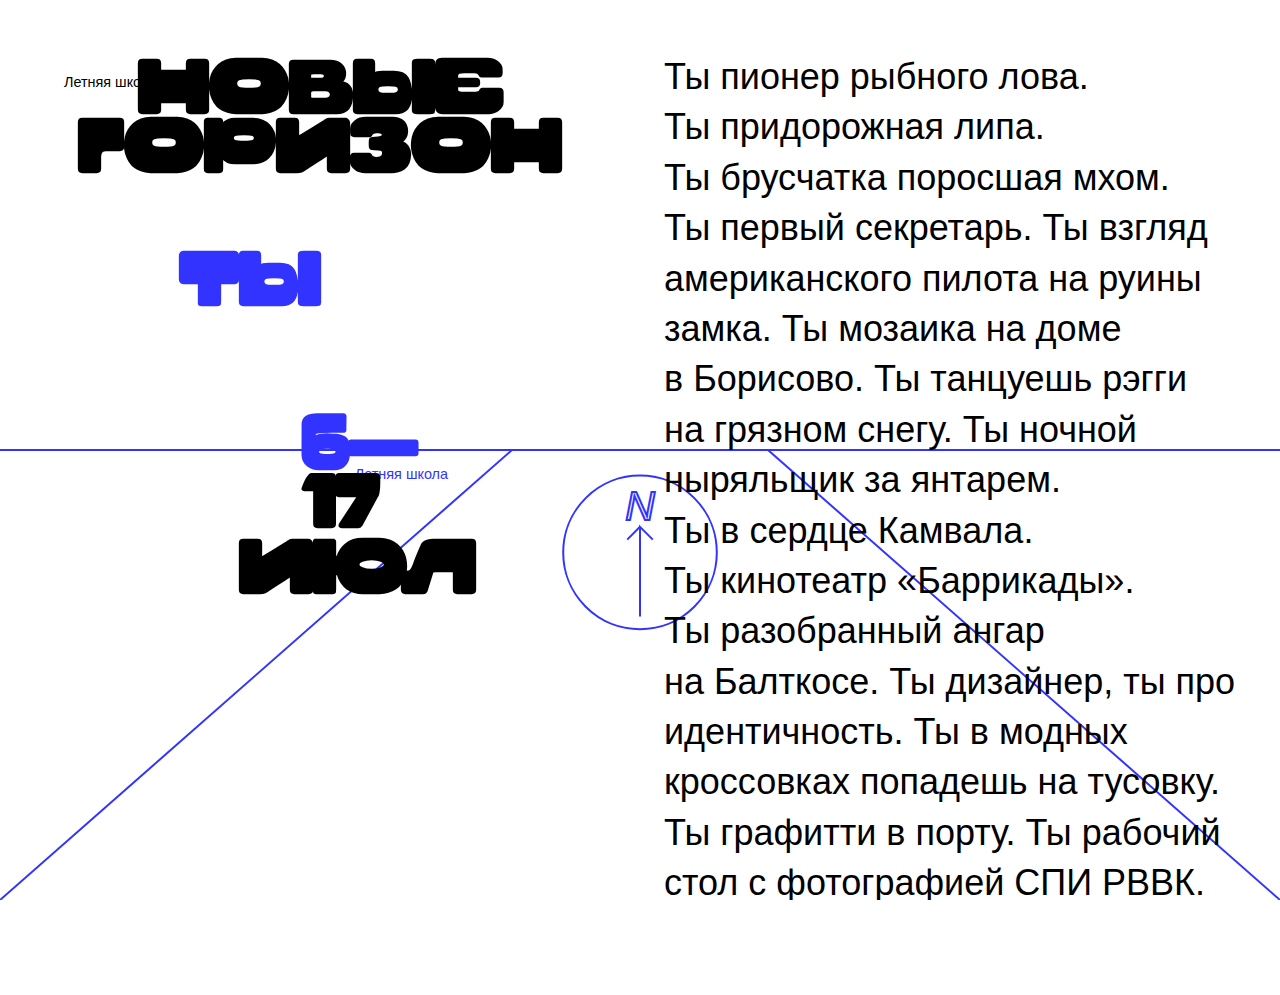
<file: index.html>
<!DOCTYPE HTML>
<html>
	<head>
		<meta charset="utf-8">
   		<title>Новые горизонты — 2020</title>
   		<link rel="stylesheet" type="text/css" href="style.css">
		</script>
	</head>
	<body>
		<!-- vector lines -->
		<div class="svg-container">
				<svg
				class="lines horizon-line" 
				width="100% 100%"
				xmlns="http://www.w3.org/2000/svg">
	  				<g stroke="rgb(51,51,255)" stroke-width="2">
	  					<line x1="0" y1="50%" x2="100%" y2="50%"/>
	  					<line x1="0" y1="100%" x2="40%" y2="50%"/>
	  					<line x1="60%" y1="50%" x2="100%" y2="100%"/>
	  				</g>
	  				<svg
					width=100%
					viewBox="0 0 100 100"
					class="lines horizon-line"
					preserveAspectRatio="xMidYMid slice"
	  				>
	  					<circle vector-effect="non-scaling-stroke" stroke="rgb(51,51,255)" stroke-width="2" cx="50" cy="58" r="6"/>
	  					<path vector-effect="non-scaling-stroke" stroke="rgb(51,51,255)" stroke-width="2" d="M 50 58 m 0 5 v -7	 l 1 1 m -1 -1 l -1 1"/> 
	  					<style>
	  						.N {font: italic 0.2em sans-serif; fill:none; stroke:rgb(51,51,255); stroke-width:2;}
	  					</style>
						<text vector-effect="non-scaling-stroke" x="50" y="55.5" text-anchor="middle" class="N">N</text>
	  				</svg>
				</svg>
			</div>
		<!-- content appearing on top of the page -->
		<div class="title-container">
			<p class="font-body font-body-small subtitle-top">Летняя школа</p>
			<p class="font-body font-body-small subtitle-top-2 text-blue">Летняя школа</p>
		</div>
		<div class="image-container">
			<div class="image-place symbol-1 image-vertical symbol image-blue"></div>
			<div class="image-place symbol-2 image-vertical symbol image-blue"></div>
			<div class="image-place symbol-3 image-vertical symbol image-blue"></div>
			<div class="image-place symbol-4 image-vertical symbol image-blue"></div>
		</div>
		<!-- main content -->
		<div class="container">
			<div class="wrapper-left">
							<!-- title -->
				<div class="title-container">
					<h1 class="title-top font-heading" id="top">
					Новые<br/>горизон<br/><span class="text-indent-container"><span class="text-blue text-indent">ты</span></span>
					</h1>
					<h1 class="title-date font-heading text-left-aligned" id="date">
					<span class="text-blue">6—</span><br/>17
					<span class="text-indent-container"><span class="text-indent">ИЮЛ</span></span><br/><span class="text-indent-container">
					</h1>
				</div>
				<div class="image-container">
					<div class="image-wrapper">
						<div class="image-place image-1 image-horizontal"></div>
					</div>
					<!-- <div class="image-place image-2 image-vertical"></div> -->
					<div class="image-wrapper">
						<div class="image-place image-3 image-vertical"></div>
					</div>
					<!-- <div class="image-place image-4 image-vertical"></div>
					<div class="image-place image-5 image-vertical"></div>
					<div class="image-place image-6 image-vertical"></div>
					<div class="image-place image-7 image-vertical"></div>
					<div class="image-place image-8 image-vertical"></div>
					<div class="image-place image-9 image-horizontal"></div> -->
					<!-- <div class="image-place image-10 image-vertical"></div> -->
				</div>
			</div>
			<div class="wrapper-right">
				<div class="board-wrapper">		
					<div class="text-full">
						<p class="font-body">Ты пионер рыбного лова. Ты придорожная липа. Ты брусчатка поросшая мхом. Ты первый секретарь. Ты взгляд американского пилота на руины замка. Ты мозаика на доме в Борисово. Ты танцуешь рэгги на грязном снегу. Ты ночной ныряльщик за янтарем. Ты в сердце Камвала. Ты кинотеатр «Баррикады». Ты разобранный ангар на Балткосе. Ты дизайнер, ты про идентичность. Ты в модных кроссовках попадешь на тусовку. Ты графитти в порту. Ты рабочий стол с фотографией СПИ РВВК. Ты фильм «Жена Керосинщика». Ты двухъярусный мост.						
						</p>
						<!-- <span class="anchor"></span> -->
						<p class="font-body"> В июле 2015 года космическая станция «Новые горизонты» исследует окраины Солнечной системы. Она приближается к Плутону. Площадь Плутона немногим больше площади России, сообщает Википедия. Россия — Плутон? Летняя школа, носящая имя космической станции, в июле 2020 года начинает распределенное исследование другой удаленной территории — Калининграда.
						</p>
						<p class="font-body">Первая смена посвящена картографированию пространств. Участники будут прочерчивать траектории, наносить точки, обнаруживать соответствия, вести дневник наблюдений, ориентироваться на местности. Приветствуются близкие взаимодействия и удаленное участие.</p>
						<p class="font-body">
							<a href="https://forms.gle/6EGjf8xcruGVDyRU8" class="submit-button">Подать заявку</a>
						<br/>
						<br/>
						</p>
					</div>
				</div>
			</div>
		</div>	
	</body>
</html>
</file>
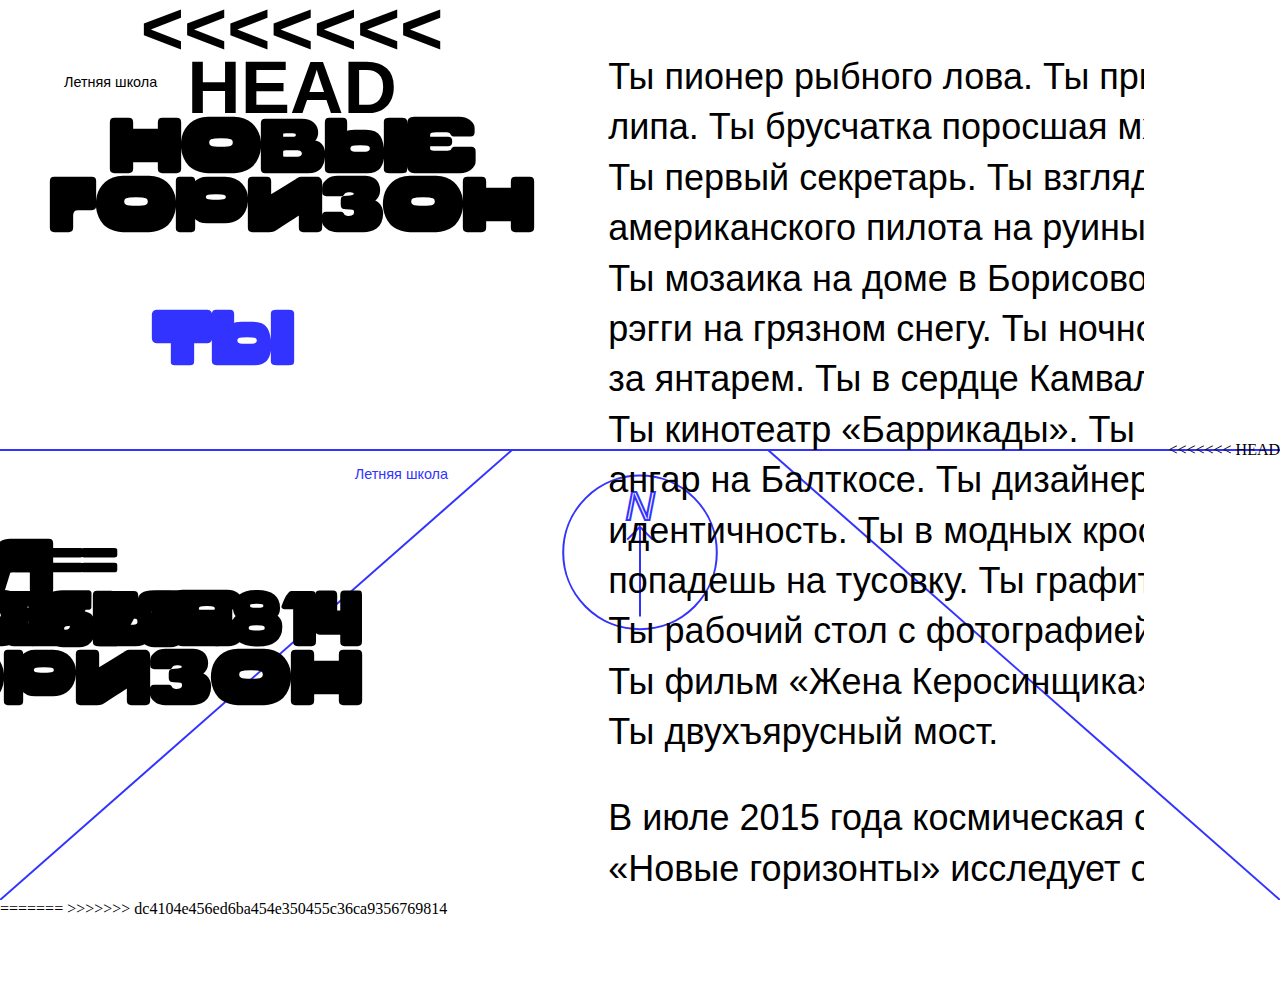
<file: home.html>
<!DOCTYPE HTML>
<html>
	<head>
		<meta charset="utf-8">
   		<title>Новые горизонты — 2020</title>
   		<link rel="stylesheet" type="text/css" href="style.css">
		<script src="script.js">
		</script>
	</head>
	<body>
		<!-- vector lines -->
		<div class="svg-container">
				<svg
				class="lines horizon-line" 
				width="100% 100%"
				xmlns="http://www.w3.org/2000/svg">
	  				<g stroke="rgb(51,51,255)" stroke-width="2">
	  					<line x1="0" y1="50%" x2="100%" y2="50%"/>
	  					<line x1="0" y1="100%" x2="40%" y2="50%"/>
	  					<line x1="60%" y1="50%" x2="100%" y2="100%"/>
	  				</g>
	  				<svg
					width=100%
					viewBox="0 0 100 100"
					class="lines horizon-line"
					preserveAspectRatio="xMidYMid slice"
	  				>
	  					<circle vector-effect="non-scaling-stroke" stroke="rgb(51,51,255)" stroke-width="2" cx="50" cy="58" r="6"/>
	  					<path vector-effect="non-scaling-stroke" stroke="rgb(51,51,255)" stroke-width="2" d="M 50 58 m 0 5 v -7	 l 1 1 m -1 -1 l -1 1"/> 
	  					<style>
	  						.N {font: italic 0.2em sans-serif; fill:none; stroke:rgb(51,51,255); stroke-width:2;}
	  					</style>
						<text vector-effect="non-scaling-stroke" x="50" y="55.5" text-anchor="middle" class="N">N</text>
	  				</svg>
				</svg>
			</div>
		<!-- content appearing on top of the page -->
		<div class="title-container">
			<p class="font-body font-body-small subtitle-top">Летняя школа</p>
			<p class="font-body font-body-small subtitle-top-2 text-blue">Летняя школа</p>
		</div>
		<div class="image-container">
			<div class="image-place symbol-1 image-vertical symbol image-blue"></div>
			<div class="image-place symbol-2 image-vertical symbol image-blue"></div>
			<div class="image-place symbol-3 image-horizontal symbol image-blue"></div>
			<div class="image-place symbol-4 image-horizontal symbol image-blue"></div>
		</div>
		<!-- main content -->
		<div class="container">
			<div class="wrapper-left">
							<!-- title -->
				<div class="title-container">
					<h1 class="title-top font-heading" id="top">
<<<<<<< HEAD
					Новые<br/>горизон<br/><span class="text-indent-container"><span class="text-blue text-indent">ты</span></span>
					</h1>
					<h1 class="title-date font-heading text-left-aligned" id="date">
					<span class="text-blue">6—</span><br/>17
					<span class="text-indent-container"><span class="text-indent">ИЮЛ</span></span><br/><span class="text-indent-container">
=======
					Новые<br>горизон<br><span class="text-indent-container"><span class="text-blue text-indent">ты</span></span>
					</h1>
					<h1 class="title-date font-heading text-left-aligned" id="date">
					<span class="text-blue">6—</span><br/>17
					<span class="text-indent-container"><span class=" text-indent">ИЮЛ</span></span><br/><span class="text-indent-container">
>>>>>>> dc4104e456ed6ba454e350455c36ca9356769814
					</h1>
				</div>
				<div class="image-container">
					<div class="image-place image-1 image-vertical"></div>
					<!-- <div class="image-place image-2 image-vertical"></div> -->
					<div class="image-place image-3 image-horizontal"></div>
					<!-- <div class="image-place image-4 image-vertical"></div>
					<div class="image-place image-5 image-vertical"></div>
					<div class="image-place image-6 image-vertical"></div>
					<div class="image-place image-7 image-vertical"></div>
					<div class="image-place image-8 image-vertical"></div>
					<div class="image-place image-9 image-horizontal"></div> -->
					<!-- <div class="image-place image-10 image-vertical"></div> -->
				</div>
			</div>
			<div class="wrapper-right">
				<div class="board-wrapper">		
					<div class="text-full">
						<p class="font-body">Ты пионер рыбного лова. Ты придорожная липа. Ты брусчатка поросшая мхом. Ты первый секретарь. Ты взгляд американского пилота на руины замка. Ты мозаика на доме в Борисово. Ты танцуешь рэгги на грязном снегу. Ты ночной ныряльщик за янтарем. Ты в сердце Камвала. Ты кинотеатр «Баррикады». Ты разобранный ангар на Балткосе. Ты дизайнер, ты про идентичность. Ты в модных кроссовках попадешь на тусовку. Ты графитти в порту. Ты рабочий стол с фотографией СПИ РВВК. Ты фильм «Жена Керосинщика». Ты двухъярусный мост.						
						</p>
						<!-- <span class="anchor"></span> -->
						<p class="font-body"> В июле 2015 года космическая станция «Новые горизонты» исследует окраины Солнечной системы. Она приближается к Плутону. Площадь Плутона немногим больше площади России, сообщает Википедия. Россия — Плутон? Летняя школа, носящая имя космической станции, в июле 2020 года начинает распределенное исследование другой удаленной территории — Калининграда.
						</p>
						<p class="font-body">Первая смена посвящена картографированию пространств. Участники будут прочерчивать траектории, наносить точки, обнаруживать соответствия, вести дневник наблюдений, ориентироваться на местности. Приветствуются близкие взаимодействия и удаленное участие.</p>
						<p class="font-body">
							<a href="https://forms.gle/6EGjf8xcruGVDyRU8" class="submit-button">Подать заявку</a>
<<<<<<< HEAD
						<br/>
						<br/>
=======
						</br></br>
>>>>>>> dc4104e456ed6ba454e350455c36ca9356769814
						</p>
					</div>
				</div>
			</div>
<<<<<<< HEAD
		</div>	
=======
		</div>
  	</script>	
>>>>>>> dc4104e456ed6ba454e350455c36ca9356769814
	</body>
</html>
</file>
<file: style.css>
/*load font*/
			@font-face {
			    font-family: 'Igor Rounded';
			    src: url('[data-uri]') format('woff2'),
			        url('[data-uri]') format('woff');
			    font-weight: normal;
			    font-style: normal;
			    font-display: swap;
			}

			/*layout grid*/
			body {
				height:100%;
				width:100vw;
				margin:0;
				padding:0;
				overflow:hidden;
			}
			html, body {
			    overflow-x: hidden;
			}
			.container {
				display: flex;
				flex-direction:column;
				flex-wrap:wrap;
				position: absolute;
				top: 0;
				left: 0;
				bottom: 0;
				right: 0;
				justify-content: center;
				align-items: center;
			}
			.wrapper-left {
				flex:1;
				overflow:hidden;
				width:100%;
				height:100%;
			}
			.wrapper-right {
				flex:1;
				overflow-y:hidden;
				width:100%;
				height:100%;
			}
			.title-container {
				position: relative;
				z-index:100;
			}
			.image-container{
				position:relative;
				width:100vw;
				height:100vh;
				top:0;
				left:0;
				/*max-height:100vh;*/
/*				display:grid;
				grid-template-columns: 1fr 1fr 1fr;
				grid-template-rows: 1fr 1fr 1fr 1fr;*/
			}

			.board-wrapper{
				margin:auto;
				position:relative;
				height:100%;
				overflow-y:auto;
				margin:1em 1.5em 1em 1.5em;
			}
			.text-full{
				height:100%;
				position:absolute;
    			z-index:102;
			}


			/*header*/
			.title-top{
				position: absolute;
  				top: 1em;
  				left: 50%;
  				transform: translate(-50%, -50%);
				text-align: center;
			}
			.text-indent-container{
				position:relative;
			}

			.text-indent{
				position:absolute;
				left:-1.9em;
				top:1em;
			}

			.text-no-indent{
				position:absolute;
				left:0;
				top:1em;
			}
			
			.title-date{
				position: absolute;
  				top: 5em;
  				left: auto;
  				right: 3em;
				text-align: center;
			}

			/*text "summer school"*/
			.subtitle-top {
				position: absolute;
				top:4em;
				left:5%;
  				text-align:left;
			}

			.subtitle-top-2 {
				position: absolute;
				top:50vh;
				right:65%;
  				text-align:center;
			}

			/*image links in the text in the left block*/
			.hover-link{
				position: relative;
				display:inline-block;
				cursor:pointer;
			}

			/*svg graphics*/
			.svg-container{
				position:relative;
				/*z-index: 99;*/
				max-width:100%;
				max-height:100%;/*
				overflow: hidden;*/
			}
			svg.lines{
				/*margin:0;
				left:0;
				top:0;*/
				position:absolute;
				width:100%;
				height:100vh;
				/*height:100vh;
				width:100vw;*/
				/*overflow:hidden;*/
			}
			.horizon-line{
				color:rgb(51,51,255);
				stroke-width:2;
				fill:none;
			}

			/*placed images*/
			.image-wrapper{
				height: 0;
  				padding-bottom: 66.66%; /* 16:9 */
  				position:inherit;
  				left:0;
  				top:0;/*
  				transform-origin: 0 0;
  				transform: translate(0, 0);*/
			}	
			.image-place{
				position:absolute;
				/*display:inline-block;*/
				top:0;
				left:0;
				width:100%;
				height:100%;
				background-size: cover;
				background-position: center;
				transform: scale(0.3);
			}
			.symbol{
				background-size: 25%;
				background-repeat:no-repeat;
				z-index:101;
			}
			.image-vertical{
				/*width:25vh;
				height:45vh;*/
				min-height: 260px;
				max-height: 500px;
			}

			.image-horizontal{
				/*width:45vh;
				height:25vh;*/
				min-width: 260px;
				max-width: 500px;
			}
			
			/*image styling*/
			.image-blue{
				filter: invert(17%) sepia(93%) saturate(5194%) hue-rotate(243deg) brightness(98%) contrast(106%);
			}

			/*show animation*/
			.image-place.show{
				visibility: visible;
				-webkit-animation: fadeIn 0.5s;
				animation: fadeIn 0.5s;
				/*transition: opacity 0.4s ease-out;*/
			}
			@-webkit-keyframes fadeIn {
  				from {opacity: 0;}
  				to {opacity: 1;}
			}

			@keyframes fadeIn {
				from {opacity: 0;}
			  	to {opacity:1 ;}
			}

			/*placed image parameters*/
			.symbol-1{
				top:35vh;
				left:-30vw;
				background-image: url("https://ancient-brushlands-72950.herokuapp.com/img/map/03kirha2.png");
			}
			.symbol-2{
				top:auto;
				bottom:-5vh;
				margin:auto;
				background-image: url("https://ancient-brushlands-72950.herokuapp.com/img/map/07pine.png");
			}
			.symbol-3{
				top:15vh;
				left:40vw;
				background-image: url("https://ancient-brushlands-72950.herokuapp.com/img/map/10pustyr.png");
			}
			.symbol-4{
				top:5vh;
				left:0;
				background-image: url("https://ancient-brushlands-72950.herokuapp.com/img/map/11ferry.png");
			}
			.image-1{
				top:20vh;
				left:-5vw;
				clip-path: polygon(50% 0, 100% 0%, 100% 100%, 0% 99%, 0% 66%, 24% 66%, 23% 35%, 49% 35%);
				background-image: url("https://ancient-brushlands-72950.herokuapp.com/img/eltsin-1B.jpg");
			}
			.image-3{
				top:-50%;
				bottom:auto;
				left:50vw;
				transform-origin: top left;
				clip-path: polygon(0% 0%, 100% 0%, 100% 62%, 67% 41%, 67% 99%, 0 100%);
				background-image: url("https://ancient-brushlands-72950.herokuapp.com/img/office.jpg");
			}
			/*.image-2{
				top:70%;
				left:90%;
				clip-path: polygon(23% 20%, 0 20%, 0 0, 53% 0, 53% 38%, 100% 38%, 100% 85%, 100% 100%, 23% 100%);
				background-image: url("img/kant2.jpg");
			}*/
			
			/*.image-4{
				top:5%;
				left:63%;
				background-image: url("img/car.jpg");
			}*/
			/*.image-5{
				top:51%;
				left:32%;
				clip-path: polygon(20% 63%, 20% 0, 70% 0, 70% 100%, 0 100%, 0 63%);
				background-image: url("img/rings.jpg");
			}*/
			/*.image-6{
				top:15%;
				left:90%;
				clip-path: polygon(20% 63%, 20% 0, 70% 0, 70% 100%, 0 100%, 0 63%);
				background-image: url("img/mashina.jpg");
			}*/
			/*.image-7{
				top:88%;
				left:64%;
				clip-path: polygon(20% 63%, 20% 0, 70% 0, 70% 100%, 0 100%, 0 63%);
				background-image: url("img/200gvard-2.jpg");
			}*/
			/*.image-8{
				top:26%;
				left:18%;
				clip-path: polygon(20% 63%, 20% 0, 70% 0, 70% 100%, 0 100%, 0 63%);
				background-image: url("img/200gvard-1.jpg");
			}*/
			/*.image-9{
				top:76%;
				left:30%;
				clip-path: polygon(20% 63%, 20% 0, 70% 0, 70% 100%, 0 100%, 0 63%);
				background-image: url("img/kant-1.jpg");
			}*/
			/*.image-10{
				top:42%;
				left:7%;
				clip-path: polygon(20% 63%, 20% 0, 70% 0, 70% 100%, 0 100%, 0 63%);
				background-image: url("img/eltsin-1B.jpg");
			}*/

			/*text styles*/
			.font-body{
				text-align:left;
				font-size: 4vh;
				line-height: 1.4;
				font-family: 'Helvetica, Arial', sans-serif;
			}
			.font-body-small{
				font-size: 0.9em;
			}
			.font-heading{
				/*font-size:90px;*/
				font-size:calc(3.5em + 2vh);
				text-transform:uppercase;
				line-height: 0.8;
				font-family: 'Igor Rounded', sans-serif;
			}
			.text-left-aligned{
				text-align:left;
			}
			.text-blue{
				color:rgb(51,51,255);
			}
			/*button style*/
			.submit-button {
				-webkit-appearance: button;
    			-moz-appearance: button;
    			appearance: button;
   				text-decoration: none;
    			color: initial;
    			padding:3px 6px 3px 6px;
			}
			/*hidden anchor*/
/*			.anchor {
				width: 1px;
				height: 1px;
				top: 100px;
				color:red;
				left: 0;
			}*/

			/*responsive layout from vertical to horizontal*/
			/* portrait-landscape orientation */
			@media (orientation: portrait) {
				.container{
						flex-direction:column;
				}
				/*tweak text and image sizes*/
				.font-body-small{
					font-size: 1.5vh;
				}
				.image-place{
					transform: scale(0.5);
				}
			}
			@media (orientation: landscape) {
				.container{
						flex-direction:row;
					}
				.symbol-1{
					top:-2vh;
					left:-40vw;
					background-image: url("https://ancient-brushlands-72950.herokuapp.com/img/map/03kirha2.png");
				}
				.symbol-2{
					top:auto;
					bottom:-30vh;
					margin:auto;
					background-image: url("https://ancient-brushlands-72950.herokuapp.com/img/map/07pine.png");
				}
				.symbol-3{
					top: 15vh;
					left: 40vw;
					background-image: url("https://ancient-brushlands-72950.herokuapp.com/img/map/10pustyr.png");
				}
				.symbol-4{
					top:-30vh;
					left:0;
					background-image: url("https://ancient-brushlands-72950.herokuapp.com/img/map/11ferry.png");
				}
				.image-1{
					top:0vh;
					left:-5vw;
					clip-path: polygon(50% 0, 100% 0%, 100% 100%, 0% 99%, 0% 66%, 24% 66%, 23% 35%, 49% 35%);
					background-image: url("https://ancient-brushlands-72950.herokuapp.com/img/eltsin-1B.jpg");
				}
				.image-3{
					top:auto;
					left:25vw;
					bottom:188vh;
					clip-path: polygon(0% 0%, 100% 0%, 100% 62%, 67% 41%, 67% 99%, 0 100%);
					background-image: url("https://ancient-brushlands-72950.herokuapp.com/img/office.jpg");
				}
			}

			/*screen sizes*/
			@media screen and 
			(min-width:0px) and (max-width:960px) {
 					.container{
						flex-direction:column;
					}
 				}
</file>
